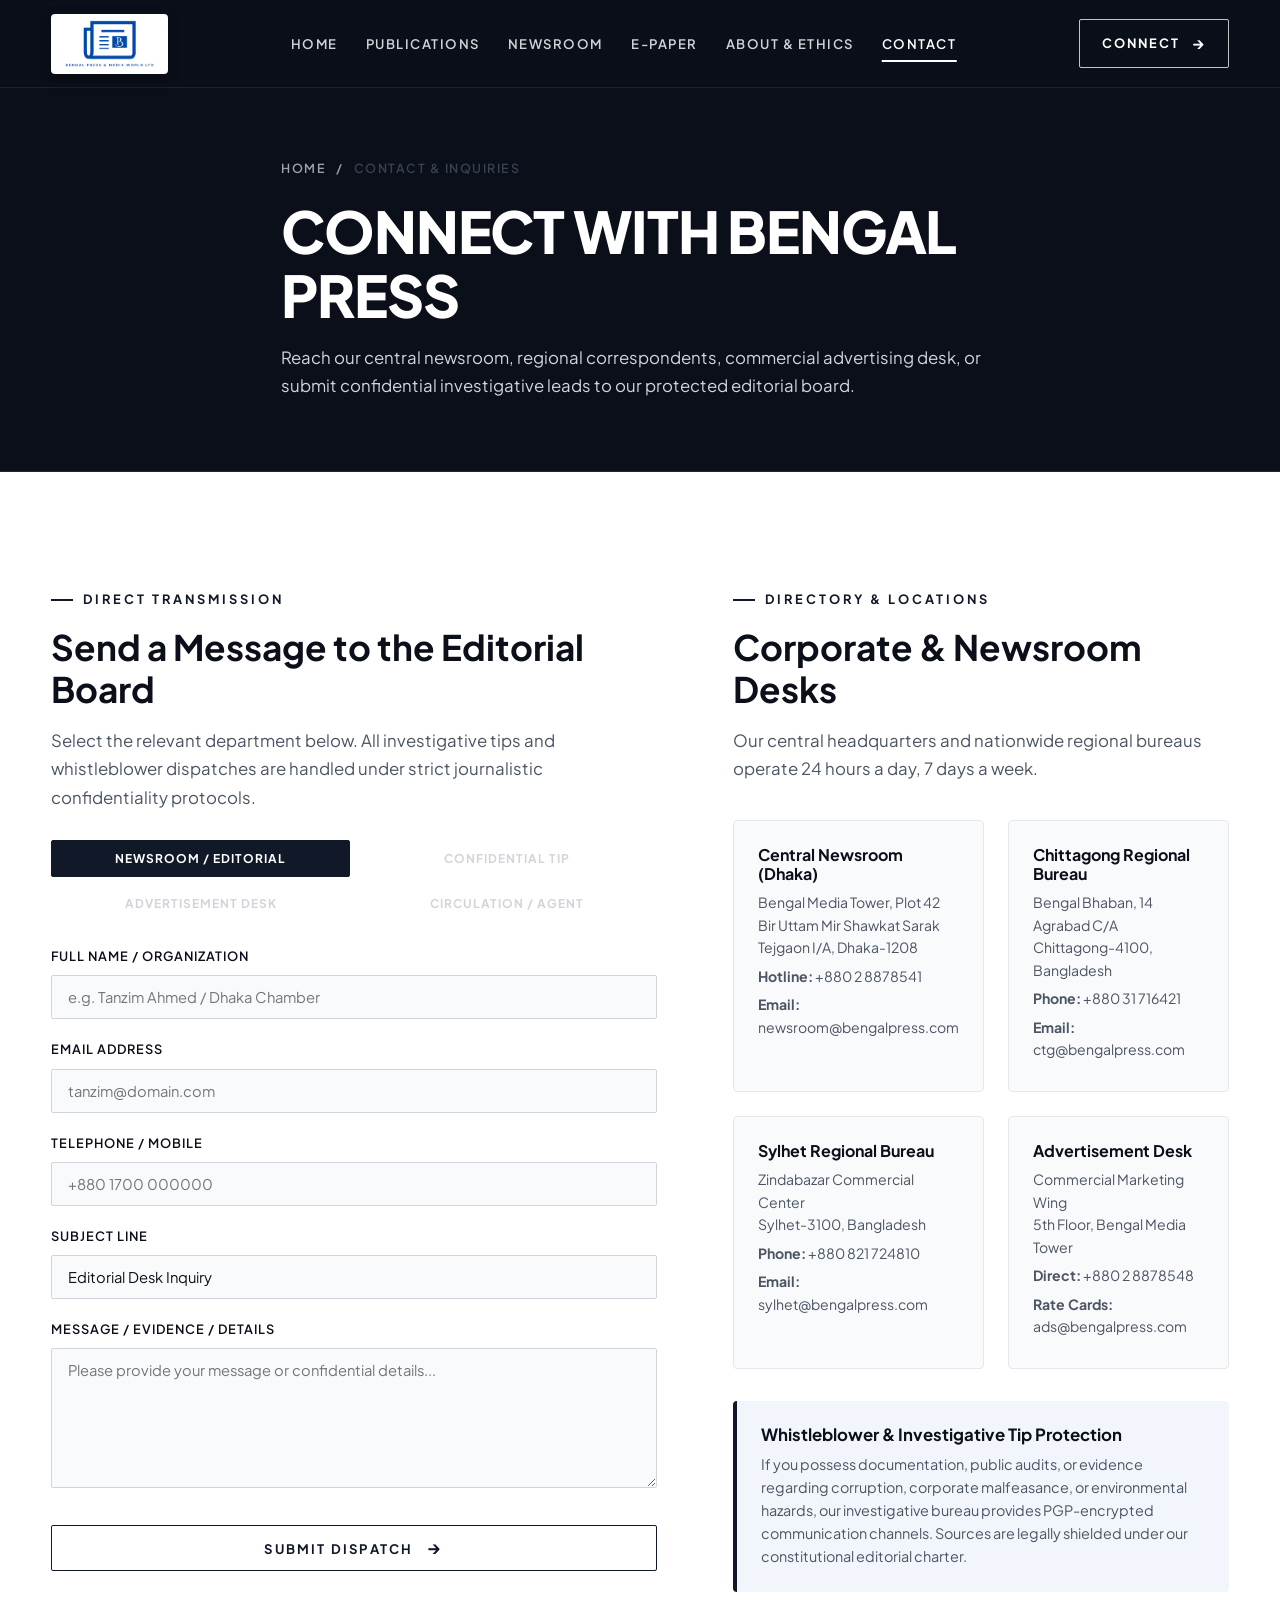
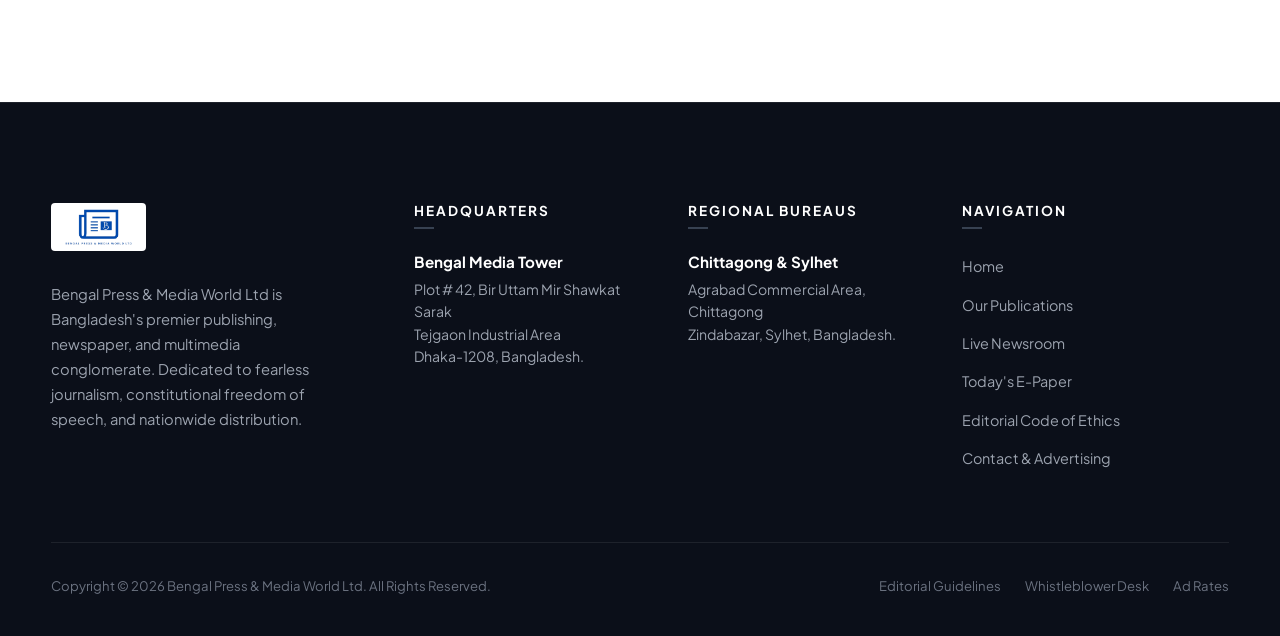
<file: contact.html>
<!DOCTYPE html>
<html lang="en">
<head>
  <meta charset="UTF-8">
  <meta name="viewport" content="width=device-width, initial-scale=1.0">
  <title>Contact & Inquiries — Bengal Press & Media World Ltd</title>
  <meta name="description" content="Connect with Bengal Press & Media World Ltd newsroom, editorial desk, advertisement booking, or submit confidential news tips.">
  
  <link rel="icon" type="image/svg+xml" href="assets/favicon.svg">
  <link rel="stylesheet" href="css/main.css">
  <link rel="stylesheet" href="css/navbar.css">
  <link rel="stylesheet" href="css/sections.css">
  <link rel="stylesheet" href="css/subpages.css">
  <link rel="stylesheet" href="css/footer.css">
</head>
<body>

  <!-- Header -->
  <header class="site-header scrolled">
    <div class="container header-container">
      <a href="index.html" class="brand-logo-link">
        <img src="assets/bengal-press-logo.png" alt="Bengal Press & Media World Ltd" class="brand-logo-img">
      </a>
      <nav class="nav-desktop">
        <a href="index.html" class="nav-link-item">HOME</a>
        <a href="publications.html" class="nav-link-item">PUBLICATIONS</a>
        <a href="newsroom.html" class="nav-link-item">NEWSROOM</a>
        <a href="epaper.html" class="nav-link-item">E-PAPER</a>
        <a href="about.html" class="nav-link-item">ABOUT & ETHICS</a>
        <a href="contact.html" class="nav-link-item active">CONTACT</a>
      </nav>
      <div class="header-actions">
        <a href="contact.html" class="btn-header-connect">CONNECT <span class="arrow">&rarr;</span></a>
        <button class="mobile-toggle" id="mobileMenuBtn">
          <span></span><span></span><span></span>
        </button>
      </div>
    </div>
  </header>

  <!-- Mobile Drawer -->
  <div class="mobile-drawer-backdrop" id="mobileDrawerBackdrop"></div>
  <aside class="mobile-drawer" id="mobileDrawer">
    <div class="mobile-nav-list">
      <a href="index.html" class="mobile-nav-link">HOME</a>
      <a href="publications.html" class="mobile-nav-link">OUR PUBLICATIONS</a>
      <a href="newsroom.html" class="mobile-nav-link">LATEST NEWSROOM</a>
      <a href="epaper.html" class="mobile-nav-link">DIGITAL E-PAPER</a>
      <a href="about.html" class="mobile-nav-link">ABOUT & ETHICS</a>
      <a href="contact.html" class="mobile-nav-link active">CONTACT THE DESK</a>
    </div>
  </aside>

  <main>
    <!-- Subpage Hero -->
    <section class="subpage-hero">
      <div class="subpage-hero-bg" style="background-image: url('https://images.unsplash.com/photo-1526470608268-f674ce90ebd4?q=80&w=1920&auto=format&fit=crop');"></div>
      <div class="container subpage-hero-content">
        <div class="breadcrumbs">
          <a href="index.html">Home</a> <span>/</span> <span class="current">Contact & Inquiries</span>
        </div>
        <h1>Connect with Bengal Press</h1>
        <p>
          Reach our central newsroom, regional correspondents, commercial advertising desk, or submit confidential investigative leads to our protected editorial board.
        </p>
      </div>
    </section>

    <!-- Contact Details & Form -->
    <section class="section" style="background: #FFFFFF;">
      <div class="container">
        
        <div class="contact-page-grid">
          
          <!-- Left: Interactive Dispatch Form -->
          <div>
            <div class="section-tag">DIRECT TRANSMISSION</div>
            <h2 style="font-size: 2.2rem; margin-bottom: 16px;">Send a Message to the Editorial Board</h2>
            <p style="color: var(--color-gray-600); margin-bottom: 28px; line-height: 1.7;">
              Select the relevant department below. All investigative tips and whistleblower dispatches are handled under strict journalistic confidentiality protocols.
            </p>

            <div class="drawer-tabs" style="margin-bottom: 24px;">
              <button class="drawer-tab-btn active" data-dept="newsroom">Newsroom / Editorial</button>
              <button class="drawer-tab-btn" data-dept="tip">Confidential Tip</button>
              <button class="drawer-tab-btn" data-dept="ads">Advertisement Desk</button>
              <button class="drawer-tab-btn" data-dept="circulation">Circulation / Agent</button>
            </div>

            <form id="contactPageForm" onsubmit="event.preventDefault(); alert('Your dispatch has been encrypted and received by Bengal Press & Media World Ltd.\nRef ID: BPMW-' + Math.floor(100000 + Math.random() * 900000) + '\nOur desk will review your inquiry promptly.'); this.reset();">
              <div class="form-group">
                <label for="contactName" class="form-label" style="color: var(--color-dark);">Full Name / Organization</label>
                <input type="text" id="contactName" class="form-control-transcom" style="background: var(--color-gray-50); color: var(--color-dark); border-color: var(--color-gray-300);" placeholder="e.g. Tanzim Ahmed / Dhaka Chamber" required>
              </div>

              <div class="form-group">
                <label for="contactEmail" class="form-label" style="color: var(--color-dark);">Email Address</label>
                <input type="email" id="contactEmail" class="form-control-transcom" style="background: var(--color-gray-50); color: var(--color-dark); border-color: var(--color-gray-300);" placeholder="tanzim@domain.com" required>
              </div>

              <div class="form-group">
                <label for="contactPhone" class="form-label" style="color: var(--color-dark);">Telephone / Mobile</label>
                <input type="tel" id="contactPhone" class="form-control-transcom" style="background: var(--color-gray-50); color: var(--color-dark); border-color: var(--color-gray-300);" placeholder="+880 1700 000000">
              </div>

              <div class="form-group">
                <label for="contactSubject" class="form-label" style="color: var(--color-dark);">Subject Line</label>
                <input type="text" id="contactSubject" class="form-control-transcom" style="background: var(--color-gray-50); color: var(--color-dark); border-color: var(--color-gray-300);" value="Editorial Desk Inquiry" required>
              </div>

              <div class="form-group">
                <label for="contactMessage" class="form-label" style="color: var(--color-dark);">Message / Evidence / Details</label>
                <textarea id="contactMessage" class="form-control-transcom" style="background: var(--color-gray-50); color: var(--color-dark); border-color: var(--color-gray-300); min-height: 140px;" placeholder="Please provide your message or confidential details..." required></textarea>
              </div>

              <button type="submit" class="btn-transcom" style="width: 100%; justify-content: center; margin-top: 10px;">
                SUBMIT DISPATCH <span class="btn-arrow">&rarr;</span>
              </button>
            </form>
          </div>

          <!-- Right: Bureau Directory & Contact Points -->
          <div>
            <div class="section-tag">DIRECTORY & LOCATIONS</div>
            <h2 style="font-size: 2.2rem; margin-bottom: 16px;">Corporate & Newsroom Desks</h2>
            <p style="color: var(--color-gray-600); margin-bottom: 28px; line-height: 1.7;">
              Our central headquarters and nationwide regional bureaus operate 24 hours a day, 7 days a week.
            </p>

            <div class="contact-bureau-grid">
              
              <div class="bureau-card">
                <h5>Central Newsroom (Dhaka)</h5>
                <p>Bengal Media Tower, Plot 42<br>Bir Uttam Mir Shawkat Sarak<br>Tejgaon I/A, Dhaka-1208</p>
                <p><strong>Hotline:</strong> +880 2 8878541</p>
                <p><strong>Email:</strong> newsroom@bengalpress.com</p>
              </div>

              <div class="bureau-card">
                <h5>Chittagong Regional Bureau</h5>
                <p>Bengal Bhaban, 14 Agrabad C/A<br>Chittagong-4100, Bangladesh</p>
                <p><strong>Phone:</strong> +880 31 716421</p>
                <p><strong>Email:</strong> ctg@bengalpress.com</p>
              </div>

              <div class="bureau-card">
                <h5>Sylhet Regional Bureau</h5>
                <p>Zindabazar Commercial Center<br>Sylhet-3100, Bangladesh</p>
                <p><strong>Phone:</strong> +880 821 724810</p>
                <p><strong>Email:</strong> sylhet@bengalpress.com</p>
              </div>

              <div class="bureau-card">
                <h5>Advertisement Desk</h5>
                <p>Commercial Marketing Wing<br>5th Floor, Bengal Media Tower</p>
                <p><strong>Direct:</strong> +880 2 8878548</p>
                <p><strong>Rate Cards:</strong> ads@bengalpress.com</p>
              </div>

            </div>

            <!-- Whistleblower Protection Banner -->
            <div style="margin-top: 32px; padding: 24px; background: rgba(0, 56, 168, 0.05); border-left: 4px solid var(--color-primary); border-radius: 4px;">
              <h4 style="font-size: 1.05rem; color: var(--color-dark); margin-bottom: 8px;">Whistleblower & Investigative Tip Protection</h4>
              <p style="font-size: 0.9rem; color: var(--color-gray-600); margin: 0; line-height: 1.6;">
                If you possess documentation, public audits, or evidence regarding corruption, corporate malfeasance, or environmental hazards, our investigative bureau provides PGP-encrypted communication channels. Sources are legally shielded under our constitutional editorial charter.
              </p>
            </div>

          </div>

        </div>

      </div>
    </section>
  </main>

  <!-- Footer -->
  <footer class="site-footer">
    <div class="container">
      <div class="footer-top-grid">
        <div class="footer-brand-col">
          <img src="assets/bengal-press-logo.png" alt="Bengal Press & Media World Ltd" class="footer-logo">
          <p class="footer-about-text">
            Bengal Press & Media World Ltd is Bangladesh's premier publishing, newspaper, and multimedia conglomerate. Dedicated to fearless journalism, constitutional freedom of speech, and nationwide distribution.
          </p>
        </div>
        <div>
          <h4 class="footer-col-heading">HEADQUARTERS</h4>
          <div class="footer-contact-block">
            <h5>Bengal Media Tower</h5>
            <p>Plot # 42, Bir Uttam Mir Shawkat Sarak<br>Tejgaon Industrial Area<br>Dhaka-1208, Bangladesh.</p>
          </div>
        </div>
        <div>
          <h4 class="footer-col-heading">REGIONAL BUREAUS</h4>
          <div class="footer-contact-block">
            <h5>Chittagong & Sylhet</h5>
            <p>Agrabad Commercial Area, Chittagong<br>Zindabazar, Sylhet, Bangladesh.</p>
          </div>
        </div>
        <div>
          <h4 class="footer-col-heading">NAVIGATION</h4>
          <ul class="footer-nav-list">
            <li><a href="index.html">Home</a></li>
            <li><a href="publications.html">Our Publications</a></li>
            <li><a href="newsroom.html">Live Newsroom</a></li>
            <li><a href="epaper.html">Today's E-Paper</a></li>
            <li><a href="about.html">Editorial Code of Ethics</a></li>
            <li><a href="contact.html">Contact & Advertising</a></li>
          </ul>
        </div>
      </div>
      <div class="footer-bottom">
        <div>Copyright &copy; 2026 Bengal Press &amp; Media World Ltd. All Rights Reserved.</div>
        <div class="footer-bottom-links">
          <a href="about.html#ethics">Editorial Guidelines</a>
          <a href="contact.html">Whistleblower Desk</a>
          <a href="contact.html">Ad Rates</a>
        </div>
      </div>
    </div>
  </footer>

  <script src="js/main.js"></script>
  <script>
    // Tab switching for contact form department
    const deptTabs = document.querySelectorAll('.drawer-tab-btn');
    const subjectInput = document.getElementById('contactSubject');
    const messageInput = document.getElementById('contactMessage');

    deptTabs.forEach(tab => {
      tab.addEventListener('click', (e) => {
        e.preventDefault();
        deptTabs.forEach(t => t.classList.remove('active'));
        tab.classList.add('active');
        const dept = tab.getAttribute('data-dept');
        if (dept === 'tip') {
          subjectInput.value = 'Confidential Investigative News Tip (Encrypted Lead)';
          messageInput.placeholder = 'Provide evidence, background, or documentation...';
        } else if (dept === 'ads') {
          subjectInput.value = 'Print & Digital Advertisement Campaign Inquiry';
          messageInput.placeholder = 'Describe your target campaign, preferred publications, and schedule...';
        } else if (dept === 'circulation') {
          subjectInput.value = 'Broadsheet Circulation & Regional Agent Inquiry';
          messageInput.placeholder = 'Specify district, required daily copy volume, and distribution terms...';
        } else {
          subjectInput.value = 'Editorial Desk Inquiry';
          messageInput.placeholder = 'Please provide your message or inquiry...';
        }
      });
    });
  </script>
</body>
</html>
</file>
<file: css/main.css>
/* ==========================================================================
   BENGAL PRESS & MEDIA WORLD LTD — CORE STYLESHEET
   Inspired by Transcom BD Corporate Architecture & Minimalist Luxury
   ========================================================================== */

@import url('https://fonts.googleapis.com/css2?family=Playfair+Display:ital,wght@0,400;0,600;0,700;0,900;1,400;1,700&family=Plus+Jakarta+Sans:wght@300;400;500;600;700;800&family=Inter:wght@300;400;500;600;700&display=swap');

:root {
  /* Brand Colors — Classic Broadsheet Editorial Monochrome */
  --color-primary: #111827;
  --color-primary-dark: #000000;
  --color-primary-light: #374151;
  --color-accent: #C29B38;
  --color-accent-hover: #D9AE43;
  
  /* Monochromes & Neutrals */
  --color-dark: #0B0F19;
  --color-dark-surface: #121826;
  --color-dark-card: #1B2234;
  --color-gray-900: #111827;
  --color-gray-800: #1F2937;
  --color-gray-700: #374151;
  --color-gray-600: #4B5563;
  --color-gray-500: #6B7280;
  --color-gray-400: #9CA3AF;
  --color-gray-300: #D1D5DB;
  --color-gray-200: #E5E7EB;
  --color-gray-100: #F3F4F6;
  --color-gray-50: #F9FAFB;
  --color-white: #FFFFFF;

  /* Typography */
  --font-sans: 'Plus Jakarta Sans', 'Inter', -apple-system, BlinkMacSystemFont, sans-serif;
  --font-serif: 'Playfair Display', Georgia, serif;
  
  /* Layout & Spacing */
  --max-width: 1480px;
  --max-width-narrow: 1140px;
  --header-height: 88px;
  --header-height-scrolled: 74px;
  --section-padding-y: 110px;
  --section-padding-mobile: 68px;

  /* Animations & Transitions */
  --transition-fast: 0.2s cubic-bezier(0.16, 1, 0.3, 1);
  --transition-normal: 0.35s cubic-bezier(0.16, 1, 0.3, 1);
  --transition-slow: 0.65s cubic-bezier(0.16, 1, 0.3, 1);
  --transition-carousel: 0.9s cubic-bezier(0.25, 1, 0.5, 1);

  /* Shadows & Glassmorphism */
  --shadow-sm: 0 2px 8px rgba(0, 0, 0, 0.04);
  --shadow-md: 0 12px 32px rgba(0, 0, 0, 0.07);
  --shadow-lg: 0 24px 60px rgba(0, 0, 0, 0.12);
  --shadow-dark: 0 20px 48px rgba(0, 0, 0, 0.35);
  --glass-bg: rgba(11, 15, 25, 0.78);
  --glass-border: rgba(255, 255, 255, 0.12);
}

/* Reset */
*, *::before, *::after {
  box-sizing: border-box;
  margin: 0;
  padding: 0;
}

html {
  font-size: 16px;
  scroll-behavior: smooth;
  text-rendering: optimizeLegibility;
  -webkit-font-smoothing: antialiased;
  -moz-osx-font-smoothing: grayscale;
}

body {
  font-family: var(--font-sans);
  background-color: var(--color-white);
  color: var(--color-gray-800);
  line-height: 1.65;
  overflow-x: hidden;
  position: relative;
}

/* Typography Defaults */
h1, h2, h3, h4, h5, h6 {
  font-family: var(--font-sans);
  font-weight: 700;
  color: var(--color-dark);
  line-height: 1.2;
}

p {
  color: var(--color-gray-600);
  font-size: 1.05rem;
  line-height: 1.75;
}

a {
  color: inherit;
  text-decoration: none;
  transition: color var(--transition-fast);
}

img {
  max-width: 100%;
  height: auto;
  display: block;
}

ul, ol {
  list-style: none;
}

button {
  font-family: inherit;
  cursor: pointer;
  border: none;
  background: none;
  outline: none;
}

/* Container */
.container {
  width: 100%;
  max-width: var(--max-width);
  margin-left: auto;
  margin-right: auto;
  padding-left: clamp(20px, 4vw, 56px);
  padding-right: clamp(20px, 4vw, 56px);
}

.container-narrow {
  max-width: var(--max-width-narrow);
}

/* Section Header Standards (Transcom-style) */
.section {
  padding-top: var(--section-padding-y);
  padding-bottom: var(--section-padding-y);
  position: relative;
}

.section-tag {
  display: inline-flex;
  align-items: center;
  gap: 10px;
  font-size: 0.8rem;
  font-weight: 700;
  letter-spacing: 3px;
  text-transform: uppercase;
  color: var(--color-primary);
  margin-bottom: 16px;
}

.section-tag::before {
  content: '';
  display: inline-block;
  width: 22px;
  height: 2px;
  background-color: var(--color-primary);
}

.section-tag.light {
  color: #A5B4FC;
}

.section-tag.light::before {
  background-color: #A5B4FC;
}

.section-title {
  font-size: clamp(2.2rem, 3.8vw, 3.4rem);
  font-weight: 700;
  letter-spacing: -0.02em;
  line-height: 1.15;
  color: var(--color-dark);
  margin-bottom: 22px;
}

.section-title.light {
  color: var(--color-white);
}

.section-lead {
  font-size: clamp(1.05rem, 1.2vw, 1.22rem);
  color: var(--color-gray-500);
  line-height: 1.8;
  max-width: 720px;
}

.section-lead.light {
  color: var(--color-gray-300);
}

/* Transcom Signature Arrow Button */
.btn-transcom {
  display: inline-flex;
  align-items: center;
  gap: 14px;
  padding: 13px 28px;
  border: 1.5px solid var(--color-primary);
  color: var(--color-primary);
  font-size: 0.82rem;
  font-weight: 700;
  letter-spacing: 2.2px;
  text-transform: uppercase;
  background: transparent;
  transition: all var(--transition-normal);
  position: relative;
  overflow: hidden;
  border-radius: 2px;
  cursor: pointer;
}

.btn-transcom .btn-arrow {
  display: inline-block;
  transition: transform var(--transition-normal);
  font-size: 1.1rem;
  line-height: 1;
}

.btn-transcom:hover {
  background-color: var(--color-primary);
  color: var(--color-white);
  box-shadow: 0 8px 24px rgba(0, 56, 168, 0.25);
}

.btn-transcom:hover .btn-arrow {
  transform: translateX(6px);
}

.btn-transcom-white {
  border-color: rgba(255, 255, 255, 0.85);
  color: var(--color-white);
}

.btn-transcom-white:hover {
  background-color: var(--color-white);
  color: var(--color-primary-dark);
  border-color: var(--color-white);
  box-shadow: 0 8px 28px rgba(255, 255, 255, 0.25);
}

.btn-solid-primary {
  background-color: var(--color-primary);
  color: var(--color-white);
  border: 1.5px solid var(--color-primary);
}

.btn-solid-primary:hover {
  background-color: var(--color-primary-dark);
  border-color: var(--color-primary-dark);
}

/* Animations */
.fade-in-up {
  opacity: 0;
  transform: translateY(32px);
  transition: opacity 0.7s cubic-bezier(0.16, 1, 0.3, 1), transform 0.7s cubic-bezier(0.16, 1, 0.3, 1);
}

.fade-in-up.visible {
  opacity: 1;
  transform: translateY(0);
}

@media (max-width: 991px) {
  :root {
    --header-height: 76px;
    --header-height-scrolled: 68px;
    --section-padding-y: var(--section-padding-mobile);
  }
}
</file>
<file: css/navbar.css>
/* ==========================================================================
   BENGAL PRESS & MEDIA WORLD LTD — NAVBAR & HEADER
   Exact Transcom BD Minimalist Luxury Layout
   ========================================================================== */

.site-header {
  position: fixed;
  top: 0;
  left: 0;
  width: 100%;
  height: var(--header-height);
  z-index: 1000;
  display: flex;
  align-items: center;
  transition: all var(--transition-normal);
  background: linear-gradient(180deg, rgba(11, 15, 25, 0.75) 0%, rgba(11, 15, 25, 0) 100%);
  border-bottom: 1px solid rgba(255, 255, 255, 0.08);
}

.site-header.scrolled {
  top: 0;
  height: var(--header-height-scrolled);
  background: rgba(11, 15, 25, 0.95);
  backdrop-filter: blur(16px);
  -webkit-backdrop-filter: blur(16px);
  border-bottom: 1px solid rgba(255, 255, 255, 0.12);
  box-shadow: 0 10px 30px rgba(0, 0, 0, 0.35);
}

.header-container {
  display: flex;
  align-items: center;
  justify-content: space-between;
  width: 100%;
}

/* Brand Logo */
.brand-logo-link {
  display: inline-flex;
  align-items: center;
  padding: 6px 14px;
  background: #FFFFFF;
  border-radius: 4px;
  box-shadow: 0 4px 14px rgba(0, 0, 0, 0.18);
  text-decoration: none;
  z-index: 1002;
  transition: transform var(--transition-fast), box-shadow var(--transition-fast);
}

.brand-logo-link:hover {
  transform: translateY(-1px);
  box-shadow: 0 6px 20px rgba(0, 0, 0, 0.25);
}

.brand-logo-img {
  height: 48px;
  width: auto;
  object-fit: contain;
  display: block;
  transition: height var(--transition-fast);
}

.site-header.scrolled .brand-logo-img {
  height: 40px;
}

/* Desktop Navigation */
.nav-desktop {
  display: flex;
  align-items: center;
  gap: clamp(14px, 2.2vw, 34px);
}

.nav-link-item {
  position: relative;
  font-size: 0.82rem;
  font-weight: 600;
  letter-spacing: 1.5px;
  text-transform: uppercase;
  color: rgba(255, 255, 255, 0.82);
  padding: 8px 0;
  transition: color var(--transition-fast);
}

.nav-link-item::after {
  content: '';
  position: absolute;
  bottom: 0;
  left: 50%;
  transform: translateX(-50%) scaleX(0);
  width: 100%;
  height: 2px;
  background-color: #FFFFFF;
  transition: transform var(--transition-normal);
  transform-origin: center;
}

.nav-link-item:hover,
.nav-link-item.active {
  color: var(--color-white);
}

.nav-link-item:hover::after,
.nav-link-item.active::after {
  transform: translateX(-50%) scaleX(1);
}

/* Header Actions */
.header-actions {
  display: flex;
  align-items: center;
  gap: 20px;
}

.btn-header-connect {
  display: inline-flex;
  align-items: center;
  gap: 12px;
  padding: 10px 22px;
  border: 1px solid rgba(255, 255, 255, 0.75);
  color: var(--color-white);
  font-size: 0.8rem;
  font-weight: 700;
  letter-spacing: 2px;
  text-transform: uppercase;
  background: transparent;
  transition: all var(--transition-normal);
  border-radius: 2px;
}

.btn-header-connect .arrow {
  display: inline-block;
  transition: transform var(--transition-normal);
  font-size: 1rem;
}

.btn-header-connect:hover {
  background-color: var(--color-white);
  color: var(--color-primary-dark);
  border-color: var(--color-white);
}

.btn-header-connect:hover .arrow {
  transform: translateX(4px);
}

/* Mobile Menu Toggle */
.mobile-toggle {
  display: none;
  flex-direction: column;
  justify-content: center;
  gap: 5px;
  width: 40px;
  height: 40px;
  z-index: 1002;
  cursor: pointer;
  background: none;
  border: none;
  padding: 4px;
}

.mobile-toggle span {
  display: block;
  width: 24px;
  height: 2px;
  background-color: var(--color-white);
  transition: all var(--transition-fast);
}

.mobile-toggle.open span:nth-child(1) {
  transform: translateY(7px) rotate(45deg);
}

.mobile-toggle.open span:nth-child(2) {
  opacity: 0;
}

.mobile-toggle.open span:nth-child(3) {
  transform: translateY(-7px) rotate(-45deg);
}

/* Mobile Drawer Overlay */
.mobile-drawer {
  position: fixed;
  top: 0;
  right: -100%;
  width: 100%;
  max-width: 420px;
  height: 100vh;
  background: rgba(11, 15, 25, 0.98);
  backdrop-filter: blur(20px);
  -webkit-backdrop-filter: blur(20px);
  z-index: 1001;
  display: flex;
  flex-direction: column;
  padding: 100px 36px 40px;
  transition: right 0.4s cubic-bezier(0.16, 1, 0.3, 1);
  border-left: 1px solid rgba(255, 255, 255, 0.1);
  overflow-y: auto;
}

.mobile-drawer.open {
  right: 0;
}

.mobile-drawer-backdrop {
  position: fixed;
  top: 0;
  left: 0;
  width: 100%;
  height: 100vh;
  background: rgba(0, 0, 0, 0.65);
  z-index: 1000;
  opacity: 0;
  visibility: hidden;
  transition: all var(--transition-normal);
}

.mobile-drawer-backdrop.open {
  opacity: 1;
  visibility: visible;
}

.mobile-nav-list {
  display: flex;
  flex-direction: column;
  gap: 20px;
  margin-bottom: 36px;
}

.mobile-nav-link {
  font-size: 1.15rem;
  font-weight: 600;
  letter-spacing: 1.5px;
  text-transform: uppercase;
  color: rgba(255, 255, 255, 0.85);
  padding: 8px 0;
  display: block;
  border-bottom: 1px solid rgba(255, 255, 255, 0.06);
}

.mobile-nav-link:hover,
.mobile-nav-link.active {
  color: var(--color-white);
  padding-left: 8px;
}

.mobile-drawer-footer {
  margin-top: auto;
  padding-top: 24px;
}

.mobile-drawer-footer p {
  color: var(--color-gray-400);
  font-size: 0.85rem;
  margin-bottom: 16px;
}

/* Responsive adjustments */
@media (max-width: 1140px) {
  .nav-desktop {
    display: none;
  }
  .mobile-toggle {
    display: flex;
  }
}

@media (max-width: 991px) {
  .site-header {
    top: 0;
  }
  .btn-header-connect {
    padding: 8px 16px;
    font-size: 0.72rem;
    letter-spacing: 1.5px;
  }
}
</file>
<file: css/sections.css>
/* ==========================================================================
   BENGAL PRESS & MEDIA WORLD LTD — SECTIONS STYLESHEET
   Transcom BD Architecture Adapted for a Premier Publishing Conglomerate
   ========================================================================== */

/* --------------------------------------------------------------------------
   1. SECTION: A LEGACY BUILT ON TRUTH & INTEGRITY (Transcom Legacy Style)
   -------------------------------------------------------------------------- */
.section-legacy {
  background-color: var(--color-white);
  position: relative;
  overflow: hidden;
}

.legacy-grid {
  display: grid;
  grid-template-columns: 1fr 1fr;
  gap: clamp(40px, 6vw, 90px);
  align-items: center;
}

.legacy-image-wrapper {
  position: relative;
}

.legacy-image-main {
  width: 100%;
  height: 560px;
  object-fit: cover;
  border-radius: 4px;
  box-shadow: var(--shadow-lg);
  filter: contrast(1.05);
}

.legacy-badge-card {
  position: absolute;
  bottom: -24px;
  right: -24px;
  background: var(--color-dark-surface);
  color: var(--color-white);
  padding: 28px 32px;
  border-radius: 4px;
  border-left: 4px solid var(--color-primary-light);
  box-shadow: var(--shadow-dark);
  max-width: 320px;
}

.legacy-badge-card .badge-year {
  font-size: 2.2rem;
  font-weight: 800;
  color: #FFFFFF;
  line-height: 1;
  margin-bottom: 6px;
}

.legacy-badge-card .badge-text {
  font-size: 0.88rem;
  color: var(--color-gray-300);
  line-height: 1.5;
}

.legacy-content-header {
  margin-bottom: 24px;
}

.legacy-quote {
  font-family: var(--font-serif);
  font-size: clamp(1.2rem, 1.6vw, 1.45rem);
  font-style: italic;
  line-height: 1.65;
  color: var(--color-dark);
  border-left: 3px solid var(--color-primary);
  padding-left: 24px;
  margin-bottom: 28px;
}

.legacy-text {
  font-size: 1.05rem;
  color: var(--color-gray-600);
  line-height: 1.8;
  margin-bottom: 32px;
}

/* Transcom Award Highlights */
.legacy-awards-list {
  display: flex;
  flex-direction: column;
  gap: 16px;
  margin-bottom: 38px;
}

.award-item {
  display: flex;
  align-items: center;
  gap: 16px;
  padding: 12px 18px;
  background-color: var(--color-gray-50);
  border-radius: 4px;
  border: 1px solid var(--color-gray-200);
}

.award-icon {
  width: 36px;
  height: 36px;
  display: flex;
  align-items: center;
  justify-content: center;
  background-color: rgba(0, 56, 168, 0.1);
  color: var(--color-primary);
  border-radius: 50%;
  font-size: 1.1rem;
  flex-shrink: 0;
}

.award-details h4 {
  font-size: 0.95rem;
  font-weight: 700;
  color: var(--color-dark);
  margin-bottom: 2px;
}

.award-details p {
  font-size: 0.82rem;
  color: var(--color-gray-500);
  margin: 0;
}

/* --------------------------------------------------------------------------
   2. SECTION: IMPACT & CIRCULATION METRICS (Transcom Presence Style)
   -------------------------------------------------------------------------- */
.section-metrics {
  background-color: var(--color-dark-surface);
  color: var(--color-white);
  padding: 90px 0;
  position: relative;
  border-top: 1px solid rgba(255, 255, 255, 0.08);
  border-bottom: 1px solid rgba(255, 255, 255, 0.08);
}

.metrics-header {
  text-align: center;
  max-width: 800px;
  margin: 0 auto 60px;
}

.metrics-grid {
  display: grid;
  grid-template-columns: repeat(4, 1fr);
  gap: 28px;
}

.metric-card {
  background: rgba(255, 255, 255, 0.03);
  border: 1px solid rgba(255, 255, 255, 0.08);
  border-radius: 4px;
  padding: 36px 28px;
  text-align: center;
  transition: transform var(--transition-fast), border-color var(--transition-fast), background var(--transition-fast);
}

.metric-card:hover {
  transform: translateY(-4px);
  border-color: var(--color-primary-light);
  background: rgba(255, 255, 255, 0.05);
}

.metric-number {
  font-size: clamp(2.6rem, 3.8vw, 3.8rem);
  font-weight: 800;
  letter-spacing: -0.02em;
  line-height: 1;
  color: #FFFFFF;
  margin-bottom: 12px;
  font-family: var(--font-sans);
}

.metric-number span.suffix {
  color: var(--color-primary-light);
}

.metric-label {
  font-size: 0.92rem;
  font-weight: 700;
  letter-spacing: 1.5px;
  text-transform: uppercase;
  color: var(--color-gray-300);
  margin-bottom: 8px;
}

.metric-sub {
  font-size: 0.84rem;
  color: var(--color-gray-400);
  line-height: 1.5;
}

/* --------------------------------------------------------------------------
   3. SECTION: PUBLICATIONS & MEDIA DIVISIONS (Transcom Businesses Style)
   -------------------------------------------------------------------------- */
.section-divisions {
  background-color: var(--color-gray-50);
}

.divisions-header-wrap {
  display: flex;
  align-items: flex-end;
  justify-content: space-between;
  margin-bottom: 48px;
  flex-wrap: wrap;
  gap: 24px;
}

/* Category Filter Tabs */
.divisions-tabs {
  display: flex;
  align-items: center;
  gap: 8px;
  flex-wrap: wrap;
  background: var(--color-white);
  padding: 6px;
  border-radius: 4px;
  border: 1px solid var(--color-gray-200);
}

.tab-btn {
  padding: 8px 18px;
  font-size: 0.8rem;
  font-weight: 700;
  letter-spacing: 1px;
  text-transform: uppercase;
  color: var(--color-gray-600);
  border-radius: 2px;
  transition: all var(--transition-fast);
}

.tab-btn:hover {
  color: var(--color-dark);
}

.tab-btn.active {
  background-color: var(--color-primary);
  color: var(--color-white);
}

/* Divisions Grid */
.divisions-grid {
  display: grid;
  grid-template-columns: repeat(3, 1fr);
  gap: 32px;
}

.division-card {
  background-color: var(--color-white);
  border-radius: 4px;
  overflow: hidden;
  box-shadow: var(--shadow-sm);
  border: 1px solid var(--color-gray-200);
  transition: transform var(--transition-normal), box-shadow var(--transition-normal), border-color var(--transition-normal);
  display: flex;
  flex-direction: column;
}

.division-card:hover {
  transform: translateY(-6px);
  box-shadow: var(--shadow-lg);
  border-color: rgba(0, 56, 168, 0.3);
}

.division-image-wrap {
  position: relative;
  width: 100%;
  height: 240px;
  overflow: hidden;
}

.division-image-wrap img {
  width: 100%;
  height: 100%;
  object-fit: cover;
  transition: transform 0.6s cubic-bezier(0.25, 1, 0.5, 1);
}

.division-card:hover .division-image-wrap img {
  transform: scale(1.06);
}

.division-tag-pill {
  position: absolute;
  top: 16px;
  left: 16px;
  padding: 4px 12px;
  background: rgba(11, 15, 25, 0.85);
  backdrop-filter: blur(8px);
  -webkit-backdrop-filter: blur(8px);
  color: #FFFFFF;
  font-size: 0.72rem;
  font-weight: 700;
  letter-spacing: 1.5px;
  text-transform: uppercase;
  border-radius: 2px;
}

.division-body {
  padding: 30px;
  display: flex;
  flex-direction: column;
  flex-grow: 1;
}

.division-meta {
  display: flex;
  align-items: center;
  gap: 12px;
  font-size: 0.78rem;
  color: var(--color-gray-500);
  margin-bottom: 12px;
}

.division-title {
  font-size: 1.35rem;
  font-weight: 700;
  color: var(--color-dark);
  margin-bottom: 14px;
  line-height: 1.3;
}

.division-desc {
  font-size: 0.95rem;
  color: var(--color-gray-600);
  line-height: 1.65;
  margin-bottom: 24px;
  flex-grow: 1;
}

.division-footer {
  padding-top: 18px;
  border-top: 1px solid var(--color-gray-100);
  display: flex;
  align-items: center;
  justify-content: space-between;
}

.division-spec {
  font-size: 0.8rem;
  font-weight: 600;
  color: var(--color-primary);
}

.division-explore-btn {
  display: inline-flex;
  align-items: center;
  gap: 6px;
  font-size: 0.78rem;
  font-weight: 700;
  letter-spacing: 1.5px;
  text-transform: uppercase;
  color: var(--color-dark);
  transition: gap var(--transition-fast), color var(--transition-fast);
}

.division-explore-btn:hover {
  color: var(--color-primary);
  gap: 10px;
}

/* --------------------------------------------------------------------------
   4. SECTION: INDUSTRIAL PRINTING & SUSTAINABLE INFRASTRUCTURE
   -------------------------------------------------------------------------- */
.section-infrastructure {
  background-color: var(--color-dark);
  color: var(--color-white);
  position: relative;
  overflow: hidden;
}

.infra-grid {
  display: grid;
  grid-template-columns: 1.1fr 0.9fr;
  gap: clamp(40px, 6vw, 80px);
  align-items: center;
}

.infra-features {
  display: grid;
  grid-template-columns: 1fr 1fr;
  gap: 24px;
  margin-top: 36px;
}

.infra-feature-item {
  background: rgba(255, 255, 255, 0.04);
  border: 1px solid rgba(255, 255, 255, 0.09);
  padding: 24px;
  border-radius: 4px;
  transition: background var(--transition-fast);
}

.infra-feature-item:hover {
  background: rgba(255, 255, 255, 0.08);
}

.infra-feature-icon {
  font-size: 1.5rem;
  color: var(--color-primary-light);
  margin-bottom: 14px;
}

.infra-feature-title {
  font-size: 1.05rem;
  font-weight: 700;
  color: #FFFFFF;
  margin-bottom: 8px;
}

.infra-feature-desc {
  font-size: 0.85rem;
  color: var(--color-gray-400);
  line-height: 1.6;
  margin: 0;
}

.infra-media-wrap {
  position: relative;
}

.infra-main-img {
  width: 100%;
  height: 520px;
  object-fit: cover;
  border-radius: 4px;
  box-shadow: var(--shadow-dark);
}

.infra-spec-overlay {
  position: absolute;
  bottom: 24px;
  left: 24px;
  right: 24px;
  background: rgba(11, 15, 25, 0.92);
  backdrop-filter: blur(14px);
  -webkit-backdrop-filter: blur(14px);
  border: 1px solid rgba(255, 255, 255, 0.14);
  padding: 20px 24px;
  border-radius: 4px;
  display: flex;
  justify-content: space-between;
  align-items: center;
}

.infra-spec-stat h5 {
  font-size: 1.35rem;
  font-weight: 800;
  color: #FFFFFF;
  margin-bottom: 2px;
}

.infra-spec-stat p {
  font-size: 0.75rem;
  font-weight: 600;
  text-transform: uppercase;
  letter-spacing: 1px;
  color: var(--color-gray-400);
  margin: 0;
}

/* --------------------------------------------------------------------------
   5. SECTION: NEWSROOM & PRESS RELEASES (Transcom News Style)
   -------------------------------------------------------------------------- */
.section-news {
  background-color: var(--color-white);
}

.news-header-wrap {
  display: flex;
  align-items: flex-end;
  justify-content: space-between;
  margin-bottom: 48px;
  flex-wrap: wrap;
  gap: 20px;
}

.news-grid {
  display: grid;
  grid-template-columns: 1.2fr 0.8fr 0.8fr;
  gap: 32px;
}

.news-card-featured {
  grid-row: span 2;
  background: var(--color-gray-50);
  border: 1px solid var(--color-gray-200);
  border-radius: 4px;
  overflow: hidden;
  display: flex;
  flex-direction: column;
  transition: transform var(--transition-normal), box-shadow var(--transition-normal);
}

.news-card-featured:hover {
  transform: translateY(-4px);
  box-shadow: var(--shadow-lg);
}

.news-featured-img {
  width: 100%;
  height: 340px;
  object-fit: cover;
}

.news-featured-content {
  padding: 36px;
  display: flex;
  flex-direction: column;
  flex-grow: 1;
}

.news-meta-row {
  display: flex;
  align-items: center;
  gap: 14px;
  font-size: 0.78rem;
  font-weight: 600;
  letter-spacing: 1px;
  text-transform: uppercase;
  color: var(--color-primary);
  margin-bottom: 14px;
}

.news-card-standard {
  background: var(--color-white);
  border: 1px solid var(--color-gray-200);
  border-radius: 4px;
  overflow: hidden;
  display: flex;
  flex-direction: column;
  transition: transform var(--transition-normal), box-shadow var(--transition-normal);
}

.news-card-standard:hover {
  transform: translateY(-4px);
  box-shadow: var(--shadow-md);
}

.news-standard-img {
  width: 100%;
  height: 190px;
  object-fit: cover;
}

.news-standard-content {
  padding: 24px;
  display: flex;
  flex-direction: column;
  flex-grow: 1;
}

.news-title {
  font-size: 1.15rem;
  font-weight: 700;
  color: var(--color-dark);
  line-height: 1.4;
  margin-bottom: 12px;
}

.news-excerpt {
  font-size: 0.9rem;
  color: var(--color-gray-500);
  line-height: 1.6;
  margin-bottom: 18px;
  flex-grow: 1;
}

.news-date {
  font-size: 0.76rem;
  color: var(--color-gray-400);
  font-weight: 500;
}

/* --------------------------------------------------------------------------
   6. SECTION: EDITORIAL ETHICS & PUBLIC RESPONSIBILITY (CSR)
   -------------------------------------------------------------------------- */
.section-csr {
  background-color: var(--color-gray-50);
  border-top: 1px solid var(--color-gray-200);
}

.csr-grid {
  display: grid;
  grid-template-columns: repeat(3, 1fr);
  gap: 32px;
}

.csr-card {
  background: var(--color-white);
  padding: 40px 32px;
  border-radius: 4px;
  border: 1px solid var(--color-gray-200);
  transition: transform var(--transition-fast), border-color var(--transition-fast);
}

.csr-card:hover {
  transform: translateY(-4px);
  border-color: var(--color-primary);
}

.csr-card-icon {
  width: 52px;
  height: 52px;
  display: flex;
  align-items: center;
  justify-content: center;
  background-color: rgba(0, 56, 168, 0.08);
  color: var(--color-primary);
  font-size: 1.6rem;
  border-radius: 4px;
  margin-bottom: 24px;
}

.csr-card h3 {
  font-size: 1.25rem;
  font-weight: 700;
  margin-bottom: 14px;
}

.csr-card p {
  font-size: 0.92rem;
  color: var(--color-gray-600);
  line-height: 1.7;
  margin: 0;
}

/* --------------------------------------------------------------------------
   7. SECTION: CAREERS AT BENGAL PRESS & MEDIA WORLD
   -------------------------------------------------------------------------- */
.section-careers {
  background: linear-gradient(135deg, var(--color-dark) 0%, var(--color-primary-dark) 100%);
  color: var(--color-white);
  padding: 100px 0;
}

.careers-content-wrap {
  display: flex;
  align-items: center;
  justify-content: space-between;
  gap: 48px;
  flex-wrap: wrap;
}

.careers-text-box {
  max-width: 680px;
}

.careers-text-box h2 {
  color: #FFFFFF;
  font-size: clamp(2.2rem, 3.6vw, 3.2rem);
  margin-bottom: 18px;
}

.careers-text-box p {
  color: rgba(255, 255, 255, 0.85);
  font-size: 1.1rem;
  line-height: 1.7;
  margin-bottom: 28px;
}

.careers-roles-preview {
  display: flex;
  gap: 12px;
  flex-wrap: wrap;
}

.career-role-pill {
  padding: 8px 18px;
  background: rgba(255, 255, 255, 0.1);
  border: 1px solid rgba(255, 255, 255, 0.2);
  border-radius: 20px;
  font-size: 0.8rem;
  font-weight: 600;
  color: #FFFFFF;
}

/* Responsive adjustments */
@media (max-width: 1140px) {
  .metrics-grid {
    grid-template-columns: repeat(2, 1fr);
  }
  .divisions-grid {
    grid-template-columns: repeat(2, 1fr);
  }
  .news-grid {
    grid-template-columns: 1fr;
  }
  .news-card-featured {
    grid-row: auto;
  }
  .infra-grid {
    grid-template-columns: 1fr;
  }
}

@media (max-width: 768px) {
  .legacy-grid {
    grid-template-columns: 1fr;
  }
  .legacy-badge-card {
    position: static;
    margin-top: 16px;
    max-width: 100%;
  }
  .metrics-grid {
    grid-template-columns: 1fr;
  }
  .divisions-grid {
    grid-template-columns: 1fr;
  }
  .csr-grid {
    grid-template-columns: 1fr;
  }
  .infra-features {
    grid-template-columns: 1fr;
  }
}
</file>
<file: css/subpages.css>
/* ==========================================================================
   BENGAL PRESS & MEDIA WORLD LTD — SUBPAGES STYLESHEET
   Refined Newspaper & Publication Design System
   ========================================================================== */

/* Subpage Hero Header */
.subpage-hero {
  position: relative;
  background-color: var(--color-dark);
  color: var(--color-white);
  padding-top: calc(var(--header-height) + 70px);
  padding-bottom: 70px;
  overflow: hidden;
  border-bottom: 1px solid rgba(255, 255, 255, 0.1);
}

.subpage-hero-bg {
  position: absolute;
  top: 0;
  left: 0;
  width: 100%;
  height: 100%;
  background-size: cover;
  background-position: center;
  opacity: 0.18;
  filter: contrast(1.1);
}

.subpage-hero-content {
  position: relative;
  z-index: 2;
  max-width: 820px;
}

.subpage-hero-content h1 {
  font-size: clamp(2.4rem, 4.5vw, 3.8rem);
  font-weight: 800;
  letter-spacing: -0.02em;
  color: #FFFFFF;
  line-height: 1.12;
  margin-bottom: 16px;
  text-transform: uppercase;
}

.subpage-hero-content p {
  font-size: clamp(1.05rem, 1.3vw, 1.25rem);
  color: var(--color-gray-300);
  line-height: 1.7;
  margin: 0;
}

/* Breadcrumbs */
.breadcrumbs {
  display: flex;
  align-items: center;
  gap: 10px;
  font-size: 0.78rem;
  font-weight: 600;
  letter-spacing: 1.5px;
  text-transform: uppercase;
  color: var(--color-gray-400);
  margin-bottom: 20px;
}

.breadcrumbs a {
  color: var(--color-gray-400);
}

.breadcrumbs a:hover {
  color: #FFFFFF;
}

.breadcrumbs span.current {
  color: var(--color-primary-light);
}

/* ==========================================================================
   PUBLICATIONS PAGE STYLES
   ========================================================================== */
.pub-feature-item {
  display: grid;
  grid-template-columns: 1fr 1.15fr;
  gap: clamp(36px, 5vw, 70px);
  align-items: center;
  padding: 60px 0;
  border-bottom: 1px solid var(--color-gray-200);
}

.pub-feature-item:last-child {
  border-bottom: none;
}

.pub-feature-item.reverse {
  grid-template-columns: 1.15fr 1fr;
}

.pub-feature-item.reverse .pub-img-wrap {
  order: 2;
}

.pub-feature-item.reverse .pub-text-wrap {
  order: 1;
}

.pub-img-wrap {
  position: relative;
  overflow: hidden;
  border-radius: 4px;
  box-shadow: var(--shadow-md);
}

.pub-img-wrap img {
  width: 100%;
  height: 420px;
  object-fit: cover;
  transition: transform var(--transition-normal);
}

.pub-feature-item:hover .pub-img-wrap img {
  transform: scale(1.03);
}

.pub-badge {
  display: inline-block;
  padding: 4px 12px;
  background: var(--color-primary);
  color: #FFFFFF;
  font-size: 0.72rem;
  font-weight: 700;
  letter-spacing: 1.5px;
  text-transform: uppercase;
  border-radius: 2px;
  margin-bottom: 16px;
}

.pub-title {
  font-size: clamp(1.8rem, 2.8vw, 2.5rem);
  font-weight: 700;
  color: var(--color-dark);
  margin-bottom: 16px;
  line-height: 1.2;
}

.pub-desc {
  font-size: 1.02rem;
  color: var(--color-gray-600);
  line-height: 1.75;
  margin-bottom: 24px;
}

.pub-specs-grid {
  display: grid;
  grid-template-columns: 1fr 1fr;
  gap: 16px;
  padding: 20px;
  background: var(--color-gray-50);
  border-radius: 4px;
  border: 1px solid var(--color-gray-200);
  margin-bottom: 28px;
}

.pub-spec-box h6 {
  font-size: 0.72rem;
  font-weight: 700;
  letter-spacing: 1.2px;
  text-transform: uppercase;
  color: var(--color-gray-500);
  margin-bottom: 4px;
}

.pub-spec-box p {
  font-size: 0.95rem;
  font-weight: 600;
  color: var(--color-dark);
  margin: 0;
}

/* ==========================================================================
   NEWSROOM PAGE STYLES
   ========================================================================== */
.newsroom-filters {
  display: flex;
  align-items: center;
  justify-content: center;
  gap: 10px;
  flex-wrap: wrap;
  margin-bottom: 48px;
}

.news-filter-btn {
  padding: 10px 22px;
  background: var(--color-gray-50);
  border: 1px solid var(--color-gray-200);
  border-radius: 2px;
  font-size: 0.8rem;
  font-weight: 700;
  letter-spacing: 1.2px;
  text-transform: uppercase;
  color: var(--color-gray-600);
  transition: all var(--transition-fast);
  cursor: pointer;
}

.news-filter-btn:hover {
  border-color: var(--color-primary);
  color: var(--color-primary);
}

.news-filter-btn.active {
  background: var(--color-primary);
  border-color: var(--color-primary);
  color: #FFFFFF;
}

.newsroom-grid {
  display: grid;
  grid-template-columns: repeat(3, 1fr);
  gap: 32px;
}

.news-article-card {
  background: var(--color-white);
  border: 1px solid var(--color-gray-200);
  border-radius: 4px;
  overflow: hidden;
  display: flex;
  flex-direction: column;
  transition: transform var(--transition-normal), box-shadow var(--transition-normal);
}

.news-article-card:hover {
  transform: translateY(-4px);
  box-shadow: var(--shadow-md);
  border-color: rgba(0, 56, 168, 0.3);
}

.article-img-wrap {
  position: relative;
  height: 220px;
  overflow: hidden;
}

.article-img-wrap img {
  width: 100%;
  height: 100%;
  object-fit: cover;
  transition: transform 0.5s ease;
}

.news-article-card:hover .article-img-wrap img {
  transform: scale(1.05);
}

.article-category-tag {
  position: absolute;
  top: 14px;
  left: 14px;
  padding: 4px 10px;
  background: rgba(11, 15, 25, 0.85);
  backdrop-filter: blur(6px);
  color: #FFFFFF;
  font-size: 0.7rem;
  font-weight: 700;
  letter-spacing: 1.2px;
  text-transform: uppercase;
  border-radius: 2px;
}

.article-content {
  padding: 24px;
  display: flex;
  flex-direction: column;
  flex-grow: 1;
}

.article-meta {
  display: flex;
  align-items: center;
  gap: 12px;
  font-size: 0.75rem;
  color: var(--color-gray-500);
  margin-bottom: 12px;
}

.article-title {
  font-size: 1.2rem;
  font-weight: 700;
  color: var(--color-dark);
  line-height: 1.4;
  margin-bottom: 12px;
}

.article-excerpt {
  font-size: 0.92rem;
  color: var(--color-gray-600);
  line-height: 1.65;
  margin-bottom: 20px;
  flex-grow: 1;
}

.article-footer {
  display: flex;
  align-items: center;
  justify-content: space-between;
  padding-top: 14px;
  border-top: 1px solid var(--color-gray-100);
  font-size: 0.78rem;
  font-weight: 600;
  color: var(--color-primary);
}

/* ==========================================================================
   ABOUT & EDITORIAL ETHICS STYLES
   ========================================================================== */
.ethics-charter-box {
  background: var(--color-gray-50);
  border: 1px solid var(--color-gray-200);
  border-left: 4px solid var(--color-primary);
  border-radius: 4px;
  padding: 36px 40px;
  margin: 40px 0;
}

.ethics-charter-box h3 {
  font-size: 1.4rem;
  margin-bottom: 16px;
}

.ethics-list {
  display: grid;
  grid-template-columns: 1fr 1fr;
  gap: 24px;
  margin-top: 24px;
}

.ethics-item {
  display: flex;
  gap: 16px;
}

.ethics-item-num {
  font-size: 1.5rem;
  font-weight: 800;
  color: var(--color-primary);
  line-height: 1;
}

.ethics-item-text h4 {
  font-size: 1.05rem;
  margin-bottom: 6px;
}

.ethics-item-text p {
  font-size: 0.88rem;
  color: var(--color-gray-600);
  line-height: 1.6;
  margin: 0;
}

/* Leadership Team Grid */
.board-grid {
  display: grid;
  grid-template-columns: repeat(3, 1fr);
  gap: 32px;
  margin-top: 48px;
}

.board-card {
  background: var(--color-white);
  border: 1px solid var(--color-gray-200);
  border-radius: 4px;
  overflow: hidden;
  text-align: center;
  padding: 32px 24px;
}

.board-avatar {
  width: 120px;
  height: 120px;
  border-radius: 50%;
  object-fit: cover;
  margin: 0 auto 20px;
  border: 3px solid var(--color-primary-light);
}

.board-card h4 {
  font-size: 1.15rem;
  margin-bottom: 4px;
}

.board-card .board-role {
  font-size: 0.82rem;
  font-weight: 700;
  letter-spacing: 1.2px;
  text-transform: uppercase;
  color: var(--color-primary);
  margin-bottom: 12px;
}

.board-card p {
  font-size: 0.88rem;
  color: var(--color-gray-500);
  line-height: 1.6;
  margin: 0;
}

/* ==========================================================================
   E-PAPER PAGE STYLES
   ========================================================================== */
.epaper-showcase-grid {
  display: grid;
  grid-template-columns: 1fr 1.2fr;
  gap: clamp(40px, 5vw, 80px);
  align-items: center;
}

.epaper-edition-preview {
  position: relative;
  background: #F8FAFC;
  padding: 24px;
  border: 1px solid var(--color-gray-200);
  border-radius: 4px;
  box-shadow: var(--shadow-lg);
}

.epaper-edition-preview img {
  width: 100%;
  height: auto;
  border: 1px solid #E2E8F0;
}

.epaper-edition-selector {
  display: flex;
  gap: 12px;
  flex-wrap: wrap;
  margin: 24px 0;
}

.edition-btn {
  padding: 10px 18px;
  background: var(--color-gray-50);
  border: 1.5px solid var(--color-gray-200);
  border-radius: 2px;
  font-size: 0.82rem;
  font-weight: 700;
  text-transform: uppercase;
  color: var(--color-gray-700);
  cursor: pointer;
  transition: all var(--transition-fast);
}

.edition-btn:hover,
.edition-btn.active {
  background: var(--color-primary);
  border-color: var(--color-primary);
  color: #FFFFFF;
}

/* ==========================================================================
   CONTACT PAGE STYLES
   ========================================================================== */
.contact-page-grid {
  display: grid;
  grid-template-columns: 1.1fr 0.9fr;
  gap: clamp(40px, 6vw, 80px);
}

.contact-bureau-grid {
  display: grid;
  grid-template-columns: 1fr 1fr;
  gap: 24px;
  margin-top: 36px;
}

.bureau-card {
  background: var(--color-gray-50);
  border: 1px solid var(--color-gray-200);
  padding: 24px;
  border-radius: 4px;
}

.bureau-card h5 {
  font-size: 1rem;
  color: var(--color-dark);
  margin-bottom: 8px;
}

.bureau-card p {
  font-size: 0.88rem;
  color: var(--color-gray-600);
  line-height: 1.6;
  margin: 0 0 6px;
}

/* Responsive adjustments */
@media (max-width: 1024px) {
  .newsroom-grid {
    grid-template-columns: repeat(2, 1fr);
  }
  .pub-feature-item,
  .pub-feature-item.reverse {
    grid-template-columns: 1fr;
  }
  .pub-feature-item.reverse .pub-img-wrap {
    order: 1;
  }
  .pub-feature-item.reverse .pub-text-wrap {
    order: 2;
  }
  .epaper-showcase-grid {
    grid-template-columns: 1fr;
  }
  .contact-page-grid {
    grid-template-columns: 1fr;
  }
  .board-grid {
    grid-template-columns: repeat(2, 1fr);
  }
}

@media (max-width: 768px) {
  .newsroom-grid {
    grid-template-columns: 1fr;
  }
  .ethics-list {
    grid-template-columns: 1fr;
  }
  .board-grid {
    grid-template-columns: 1fr;
  }
  .contact-bureau-grid {
    grid-template-columns: 1fr;
  }
}
</file>
<file: css/footer.css>
/* ==========================================================================
   BENGAL PRESS & MEDIA WORLD LTD — FOOTER & CONNECT DRAWER
   Transcom BD Minimalist Architectural Footer
   ========================================================================== */

.site-footer {
  background-color: var(--color-dark);
  color: var(--color-gray-400);
  padding: 100px 0 40px;
  border-top: 1px solid rgba(255, 255, 255, 0.08);
}

.footer-top-grid {
  display: grid;
  grid-template-columns: 1.4fr 1fr 1fr 1.2fr;
  gap: clamp(30px, 4vw, 60px);
  padding-bottom: 70px;
  border-bottom: 1px solid rgba(255, 255, 255, 0.08);
}

.footer-brand-col {
  padding-right: 20px;
}

.footer-logo {
  height: 48px;
  width: auto;
  margin-bottom: 24px;
  background: #FFFFFF;
  padding: 6px 14px;
  border-radius: 4px;
  display: inline-block;
  object-fit: contain;
}

.footer-about-text {
  font-size: 0.92rem;
  line-height: 1.7;
  color: var(--color-gray-400);
  margin-bottom: 28px;
}

.footer-col-heading {
  font-size: 0.85rem;
  font-weight: 700;
  letter-spacing: 2px;
  text-transform: uppercase;
  color: #FFFFFF;
  margin-bottom: 24px;
  position: relative;
}

.footer-col-heading::after {
  content: '';
  display: block;
  width: 20px;
  height: 2px;
  background-color: var(--color-primary-light);
  margin-top: 8px;
}

.footer-nav-list {
  display: flex;
  flex-direction: column;
  gap: 12px;
}

.footer-nav-list a {
  font-size: 0.9rem;
  color: var(--color-gray-400);
  transition: color var(--transition-fast), transform var(--transition-fast);
  display: inline-block;
}

.footer-nav-list a:hover {
  color: #FFFFFF;
  transform: translateX(4px);
}

.footer-contact-block {
  margin-bottom: 20px;
}

.footer-contact-block h5 {
  font-size: 0.95rem;
  font-weight: 700;
  color: #FFFFFF;
  margin-bottom: 6px;
}

.footer-contact-block p {
  font-size: 0.88rem;
  color: var(--color-gray-400);
  line-height: 1.6;
  margin: 0;
}

.footer-contact-block a {
  color: var(--color-gray-300);
}

.footer-contact-block a:hover {
  color: var(--color-white);
}

.footer-social-links {
  display: flex;
  align-items: center;
  gap: 12px;
  margin-top: 20px;
}

.footer-social-btn {
  width: 38px;
  height: 38px;
  border-radius: 2px;
  background: rgba(255, 255, 255, 0.06);
  border: 1px solid rgba(255, 255, 255, 0.1);
  display: flex;
  align-items: center;
  justify-content: center;
  color: var(--color-gray-300);
  transition: all var(--transition-fast);
}

.footer-social-btn:hover {
  background: var(--color-primary);
  border-color: var(--color-primary);
  color: #FFFFFF;
  transform: translateY(-2px);
}

/* Footer Bottom Bar */
.footer-bottom {
  padding-top: 32px;
  display: flex;
  align-items: center;
  justify-content: space-between;
  font-size: 0.82rem;
  color: var(--color-gray-500);
  flex-wrap: wrap;
  gap: 16px;
}

.footer-bottom-links {
  display: flex;
  gap: 24px;
}

.footer-bottom-links a {
  color: var(--color-gray-500);
}

.footer-bottom-links a:hover {
  color: var(--color-gray-300);
}

/* ==========================================================================
   SLIDE-OUT CONNECT DRAWER (Transcom 'CONNECT ->' Action)
   ========================================================================== */
.connect-drawer {
  position: fixed;
  top: 0;
  right: -100%;
  width: 100%;
  max-width: 540px;
  height: 100vh;
  background: var(--color-dark-surface);
  color: var(--color-white);
  z-index: 2000;
  padding: 48px 40px;
  overflow-y: auto;
  box-shadow: -20px 0 60px rgba(0, 0, 0, 0.6);
  transition: right 0.45s cubic-bezier(0.16, 1, 0.3, 1);
  border-left: 1px solid rgba(255, 255, 255, 0.12);
}

.connect-drawer.open {
  right: 0;
}

.connect-drawer-backdrop {
  position: fixed;
  top: 0;
  left: 0;
  width: 100%;
  height: 100vh;
  background: rgba(0, 0, 0, 0.7);
  backdrop-filter: blur(6px);
  -webkit-backdrop-filter: blur(6px);
  z-index: 1999;
  opacity: 0;
  visibility: hidden;
  transition: all var(--transition-normal);
}

.connect-drawer-backdrop.open {
  opacity: 1;
  visibility: visible;
}

.drawer-header {
  display: flex;
  align-items: center;
  justify-content: space-between;
  margin-bottom: 28px;
  padding-bottom: 20px;
  border-bottom: 1px solid rgba(255, 255, 255, 0.1);
}

.drawer-header h3 {
  color: #FFFFFF;
  font-size: 1.5rem;
  font-weight: 700;
}

.drawer-close-btn {
  width: 38px;
  height: 38px;
  border-radius: 50%;
  background: rgba(255, 255, 255, 0.08);
  color: #FFFFFF;
  display: flex;
  align-items: center;
  justify-content: center;
  font-size: 1.3rem;
  transition: background var(--transition-fast);
  cursor: pointer;
}

.drawer-close-btn:hover {
  background: rgba(255, 255, 255, 0.2);
}

.drawer-desc {
  font-size: 0.92rem;
  color: var(--color-gray-400);
  line-height: 1.6;
  margin-bottom: 24px;
}

/* Connect Drawer Inquiry Tabs */
.drawer-tabs {
  display: grid;
  grid-template-columns: 1fr 1fr;
  gap: 8px;
  margin-bottom: 28px;
}

.drawer-tab-btn {
  padding: 10px 14px;
  font-size: 0.75rem;
  font-weight: 700;
  letter-spacing: 1px;
  text-transform: uppercase;
  text-align: center;
  background: rgba(255, 255, 255, 0.05);
  border: 1px solid rgba(255, 255, 255, 0.1);
  color: var(--color-gray-300);
  border-radius: 2px;
  transition: all var(--transition-fast);
  cursor: pointer;
}

.drawer-tab-btn.active {
  background: var(--color-primary);
  border-color: var(--color-primary);
  color: #FFFFFF;
}

.form-group {
  margin-bottom: 20px;
}

.form-label {
  display: block;
  font-size: 0.8rem;
  font-weight: 600;
  letter-spacing: 1px;
  text-transform: uppercase;
  color: var(--color-gray-300);
  margin-bottom: 8px;
}

.form-control-transcom {
  width: 100%;
  padding: 12px 16px;
  background: rgba(255, 255, 255, 0.05);
  border: 1px solid rgba(255, 255, 255, 0.15);
  border-radius: 2px;
  color: #FFFFFF;
  font-family: var(--font-sans);
  font-size: 0.92rem;
  transition: border-color var(--transition-fast), background var(--transition-fast);
}

.form-control-transcom:focus {
  outline: none;
  border-color: var(--color-primary-light);
  background: rgba(255, 255, 255, 0.08);
}

textarea.form-control-transcom {
  min-height: 110px;
  resize: vertical;
}

/* Modal Popup for Division Details */
.division-modal {
  position: fixed;
  top: 0;
  left: 0;
  width: 100%;
  height: 100vh;
  z-index: 2100;
  display: flex;
  align-items: center;
  justify-content: center;
  padding: 24px;
  opacity: 0;
  visibility: hidden;
  transition: all var(--transition-normal);
}

.division-modal.open {
  opacity: 1;
  visibility: visible;
}

.division-modal-dialog {
  background: var(--color-white);
  width: 100%;
  max-width: 720px;
  border-radius: 4px;
  overflow: hidden;
  box-shadow: var(--shadow-dark);
  position: relative;
  max-height: 90vh;
  overflow-y: auto;
  transform: translateY(24px);
  transition: transform var(--transition-normal);
}

.division-modal.open .division-modal-dialog {
  transform: translateY(0);
}

.division-modal-header {
  position: relative;
  height: 220px;
}

.division-modal-img {
  width: 100%;
  height: 100%;
  object-fit: cover;
}

.division-modal-close {
  position: absolute;
  top: 16px;
  right: 16px;
  width: 36px;
  height: 36px;
  background: rgba(11, 15, 25, 0.85);
  color: #FFFFFF;
  border-radius: 50%;
  display: flex;
  align-items: center;
  justify-content: center;
  font-size: 1.2rem;
  cursor: pointer;
  z-index: 10;
}

.division-modal-body {
  padding: 36px;
}

.division-modal-body h3 {
  font-size: 1.8rem;
  margin-bottom: 12px;
}

.division-modal-specs {
  display: grid;
  grid-template-columns: 1fr 1fr;
  gap: 16px;
  margin: 24px 0;
  padding: 20px;
  background: var(--color-gray-50);
  border-radius: 4px;
  border: 1px solid var(--color-gray-200);
}

.spec-item h6 {
  font-size: 0.75rem;
  font-weight: 700;
  text-transform: uppercase;
  letter-spacing: 1px;
  color: var(--color-gray-500);
  margin-bottom: 4px;
}

.spec-item p {
  font-size: 0.95rem;
  font-weight: 600;
  color: var(--color-dark);
  margin: 0;
}

@media (max-width: 1024px) {
  .footer-top-grid {
    grid-template-columns: 1fr 1fr;
  }
}

@media (max-width: 640px) {
  .footer-top-grid {
    grid-template-columns: 1fr;
  }
  .connect-drawer {
    padding: 32px 24px;
  }
  .drawer-tabs {
    grid-template-columns: 1fr;
  }
}
</file>
